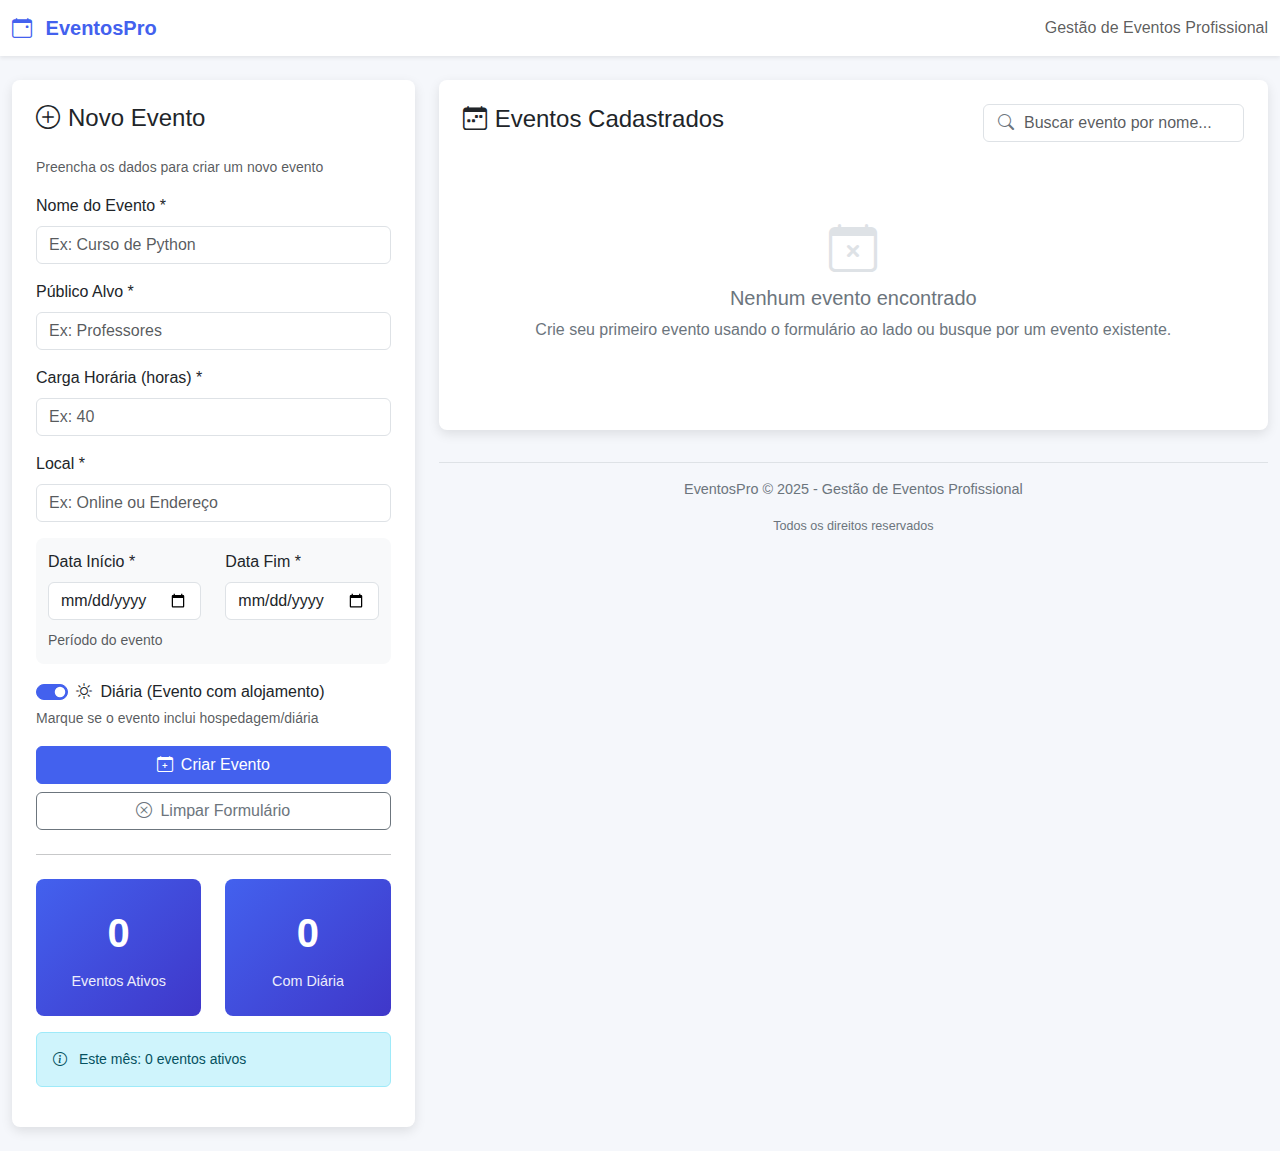
<file: Font/index.html>
<!DOCTYPE html>
<html lang="pt-BR">
<head>
    <meta charset="UTF-8">
    <meta name="viewport" content="width=device-width, initial-scale=1.0">
    <title>EventosPro - Gestão de Eventos Profissional</title>
    <!-- Bootstrap CSS -->
    <link href="https://cdn.jsdelivr.net/npm/bootstrap@5.3.0-alpha1/dist/css/bootstrap.min.css" rel="stylesheet">
    <!-- Bootstrap Icons -->
    <link rel="stylesheet" href="https://cdn.jsdelivr.net/npm/bootstrap-icons@1.10.3/font/bootstrap-icons.css">
    <style>
        :root {
            --primary-color: #4361ee;
            --secondary-color: #3f37c9;
            --light-color: #f8f9fa;
            --dark-color: #212529;
            --success-color: #4cc9f0;
            --warning-color: #f72585;
            --border-radius: 8px;
            --box-shadow: 0 4px 12px rgba(0, 0, 0, 0.1);
        }
        
        body {
            font-family: 'Segoe UI', Tahoma, Geneva, Verdana, sans-serif;
            background-color: #f5f7fb;
            color: var(--dark-color);
        }
        
        .navbar-brand {
            font-weight: 700;
            color: var(--primary-color);
        }
        
        .sidebar {
            background-color: white;
            border-radius: var(--border-radius);
            box-shadow: var(--box-shadow);
            padding: 1.5rem;
            height: 100%;
        }
        
        .main-content {
            background-color: white;
            border-radius: var(--border-radius);
            box-shadow: var(--box-shadow);
            padding: 1.5rem;
        }
        
        .stat-card {
            background: linear-gradient(135deg, var(--primary-color), var(--secondary-color));
            color: white;
            border-radius: var(--border-radius);
            padding: 1.5rem;
            text-align: center;
            transition: transform 0.3s;
        }
        
        .stat-card:hover {
            transform: translateY(-5px);
        }
        
        .stat-number {
            font-size: 2.5rem;
            font-weight: 700;
            margin-bottom: 0.5rem;
        }
        
        .stat-label {
            font-size: 0.9rem;
            opacity: 0.9;
        }
        
        .form-control:focus {
            border-color: var(--primary-color);
            box-shadow: 0 0 0 0.25rem rgba(67, 97, 238, 0.25);
        }
        
        .btn-primary {
            background-color: var(--primary-color);
            border-color: var(--primary-color);
        }
        
        .btn-primary:hover {
            background-color: var(--secondary-color);
            border-color: var(--secondary-color);
        }
        
        .evento-card {
            border-left: 4px solid var(--primary-color);
            border-radius: var(--border-radius);
            margin-bottom: 1rem;
            transition: all 0.3s;
        }
        
        .evento-card:hover {
            box-shadow: var(--box-shadow);
        }
        
        .evento-header {
            font-weight: 600;
            color: var(--primary-color);
        }
        
        .evento-actions {
            display: flex;
            gap: 0.5rem;
        }
        
        .search-box {
            position: relative;
        }
        
        .search-box i {
            position: absolute;
            left: 15px;
            top: 50%;
            transform: translateY(-50%);
            color: #6c757d;
        }
        
        .search-box input {
            padding-left: 40px;
        }
        
        .empty-state {
            text-align: center;
            padding: 3rem 1rem;
            color: #6c757d;
        }
        
        .empty-state i {
            font-size: 3rem;
            margin-bottom: 1rem;
            color: #dee2e6;
        }
        
        .badge-diaria {
            background-color: var(--warning-color);
            color: white;
        }
        
        .badge-presencial {
            background-color: var(--success-color);
            color: white;
        }
        
        footer {
            border-top: 1px solid #dee2e6;
            padding-top: 1rem;
            margin-top: 2rem;
            color: #6c757d;
            font-size: 0.9rem;
        }
        
        @media (max-width: 768px) {
            .sidebar {
                margin-bottom: 1.5rem;
            }
            
            .stat-card {
                margin-bottom: 1rem;
            }
        }
        
        .form-check-input:checked {
            background-color: var(--primary-color);
            border-color: var(--primary-color);
        }
        
        .date-range {
            background-color: #f8f9fa;
            border-radius: var(--border-radius);
            padding: 0.75rem;
            margin-bottom: 1rem;
        }
    </style>
</head>
<body>
    <!-- Navbar -->
    <nav class="navbar navbar-expand-lg navbar-light bg-white shadow-sm mb-4">
        <div class="container-fluid">
            <a class="navbar-brand" href="#">
                <i class="bi bi-calendar-event me-2"></i>
                EventosPro
            </a>
            <span class="navbar-text d-none d-md-block">Gestão de Eventos Profissional</span>
        </div>
    </nav>

    <div class="container-fluid">
        <div class="row">
            <!-- Sidebar (Formulário de Evento) -->
            <div class="col-lg-4 col-md-5 mb-4">
                <div class="sidebar">
                    <h4 class="mb-4"><i class="bi bi-plus-circle me-2"></i>Novo Evento</h4>
                    <p class="text-muted small">Preencha os dados para criar um novo evento</p>
                    
                    <form id="eventoForm">
                        <div class="mb-3">
                            <label for="nomeEvento" class="form-label">Nome do Evento *</label>
                            <input type="text" class="form-control" id="nomeEvento" 
                                   placeholder="Ex: Curso de Python" required>
                        </div>
                        
                        <div class="mb-3">
                            <label for="publicoAlvo" class="form-label">Público Alvo *</label>
                            <input type="text" class="form-control" id="publicoAlvo" 
                                   placeholder="Ex: Professores" required>
                        </div>
                        
                        <div class="mb-3">
                            <label for="ch" class="form-label">Carga Horária (horas) *</label>
                            <input type="number" class="form-control" id="ch" 
                                   placeholder="Ex: 40" min="1" required>
                        </div>
                        
                        <div class="mb-3">
                            <label for="local" class="form-label">Local *</label>
                            <input type="text" class="form-control" id="local" 
                                   placeholder="Ex: Online ou Endereço" required>
                        </div>
                        
                        <div class="date-range">
                            <div class="row mb-2">
                                <div class="col-md-6">
                                    <label for="dataInicio" class="form-label">Data Início *</label>
                                    <input type="date" class="form-control" id="dataInicio" required>
                                </div>
                                <div class="col-md-6">
                                    <label for="dataFim" class="form-label">Data Fim *</label>
                                    <input type="date" class="form-control" id="dataFim" required>
                                </div>
                            </div>
                            <small class="text-muted">Período do evento</small>
                        </div>
                        
                        <div class="mb-3">
                            <div class="form-check form-switch">
                                <input class="form-check-input" type="checkbox" id="diaria" checked>
                                <label class="form-check-label" for="diaria">
                                    <i class="bi bi-sun me-1"></i> Diária (Evento com alojamento)
                                </label>
                            </div>
                            <small class="text-muted">Marque se o evento inclui hospedagem/diária</small>
                        </div>
                        
                        <div class="d-grid gap-2">
                            <button type="submit" class="btn btn-primary" id="btnCriarEvento">
                                <i class="bi bi-calendar-plus me-2"></i>Criar Evento
                            </button>
                            <button type="button" class="btn btn-outline-secondary" id="btnLimparForm">
                                <i class="bi bi-x-circle me-2"></i>Limpar Formulário
                            </button>
                        </div>
                    </form>
                    
                    <hr class="my-4">
                    
                    <!-- Estatísticas -->
                    <div class="row">
                        <div class="col-md-6 mb-3">
                            <div class="stat-card">
                                <div class="stat-number" id="totalEventos">0</div>
                                <div class="stat-label">Eventos Ativos</div>
                            </div>
                        </div>
                        <div class="col-md-6 mb-3">
                            <div class="stat-card">
                                <div class="stat-number" id="eventosDiaria">0</div>
                                <div class="stat-label">Com Diária</div>
                            </div>
                        </div>
                    </div>
                    
                    <div class="alert alert-info small">
                        <i class="bi bi-info-circle me-2"></i>
                        Este mês: <span id="eventosEsteMes">0</span> eventos ativos
                    </div>
                </div>
            </div>
            
            <!-- Conteúdo Principal (Lista de Eventos) -->
            <div class="col-lg-8 col-md-7">
                <div class="main-content">
                    <div class="d-flex justify-content-between align-items-center mb-4">
                        <h4><i class="bi bi-calendar-week me-2"></i>Eventos Cadastrados</h4>
                        
                        <div class="search-box">
                            <i class="bi bi-search"></i>
                            <input type="text" class="form-control" id="buscarEvento" 
                                   placeholder="Buscar evento por nome...">
                        </div>
                    </div>
                    
                    <!-- Lista de Eventos -->
                    <div id="listaEventos">
                        <!-- Eventos serão carregados aqui dinamicamente -->
                        <div class="empty-state">
                            <i class="bi bi-calendar-x"></i>
                            <h5>Nenhum evento encontrado</h5>
                            <p>Crie seu primeiro evento usando o formulário ao lado ou busque por um evento existente.</p>
                        </div>
                    </div>
                    
                    <!-- Modal para Edição de Evento -->
                    <div class="modal fade" id="editarEventoModal" tabindex="-1">
                        <div class="modal-dialog modal-lg">
                            <div class="modal-content">
                                <div class="modal-header">
                                    <h5 class="modal-title">Editar Evento</h5>
                                    <button type="button" class="btn-close" data-bs-dismiss="modal"></button>
                                </div>
                                <div class="modal-body">
                                    <form id="editarEventoForm">
                                        <input type="hidden" id="editNomeOriginal">
                                        
                                        <div class="row">
                                            <div class="col-md-6 mb-3">
                                                <label for="editNomeEvento" class="form-label">Nome do Evento *</label>
                                                <input type="text" class="form-control" id="editNomeEvento" required>
                                            </div>
                                            
                                            <div class="col-md-6 mb-3">
                                                <label for="editPublicoAlvo" class="form-label">Público Alvo *</label>
                                                <input type="text" class="form-control" id="editPublicoAlvo" required>
                                            </div>
                                        </div>
                                        
                                        <div class="row">
                                            <div class="col-md-4 mb-3">
                                                <label for="editCh" class="form-label">Carga Horária *</label>
                                                <input type="number" class="form-control" id="editCh" min="1" required>
                                            </div>
                                            
                                            <div class="col-md-8 mb-3">
                                                <label for="editLocal" class="form-label">Local *</label>
                                                <input type="text" class="form-control" id="editLocal" required>
                                            </div>
                                        </div>
                                        
                                        <div class="date-range mb-3">
                                            <div class="row">
                                                <div class="col-md-6 mb-2">
                                                    <label for="editDataInicio" class="form-label">Data Início *</label>
                                                    <input type="date" class="form-control" id="editDataInicio" required>
                                                </div>
                                                <div class="col-md-6 mb-2">
                                                    <label for="editDataFim" class="form-label">Data Fim *</label>
                                                    <input type="date" class="form-control" id="editDataFim" required>
                                                </div>
                                            </div>
                                            <small class="text-muted">Período do evento</small>
                                        </div>
                                        
                                        <div class="mb-3">
                                            <div class="form-check form-switch">
                                                <input class="form-check-input" type="checkbox" id="editDiaria">
                                                <label class="form-check-label" for="editDiaria">
                                                    <i class="bi bi-sun me-1"></i> Diária (Evento com alojamento)
                                                </label>
                                            </div>
                                        </div>
                                    </form>
                                </div>
                                <div class="modal-footer">
                                    <button type="button" class="btn btn-secondary" data-bs-dismiss="modal">Cancelar</button>
                                    <button type="button" class="btn btn-primary" id="btnSalvarEdicao">Salvar Alterações</button>
                                </div>
                            </div>
                        </div>
                    </div>
                </div>
                
                <footer>
                    <div class="text-center">
                        <p>EventosPro &copy; 2025 - Gestão de Eventos Profissional</p>
                        <p class="small">Todos os direitos reservados</p>
                    </div>
                </footer>
            </div>
        </div>
    </div>

    <!-- Bootstrap JS Bundle -->
    <script src="https://cdn.jsdelivr.net/npm/bootstrap@5.3.0-alpha1/dist/js/bootstrap.bundle.min.js"></script>
    
    <script>
        // URL base da API - ALTERE PARA SUA URL DE PRODUÇÃO
        const API_BASE_URL = 'http://localhost:8080/eventos';
        
        // Estado da aplicação
        let eventos = [];
        let eventoEmEdicao = null;
        
        // Inicialização
        document.addEventListener('DOMContentLoaded', function() {
            // Configurar datas mínimas para os campos de data
            const hoje = new Date().toISOString().split('T')[0];
            document.getElementById('dataInicio').min = hoje;
            document.getElementById('dataFim').min = hoje;
            document.getElementById('editDataInicio').min = hoje;
            document.getElementById('editDataFim').min = hoje;
            
            // Sincronizar data fim com data início
            document.getElementById('dataInicio').addEventListener('change', function() {
                document.getElementById('dataFim').min = this.value;
                if (document.getElementById('dataFim').value < this.value) {
                    document.getElementById('dataFim').value = this.value;
                }
            });
            
            document.getElementById('editDataInicio').addEventListener('change', function() {
                document.getElementById('editDataFim').min = this.value;
                if (document.getElementById('editDataFim').value < this.value) {
                    document.getElementById('editDataFim').value = this.value;
                }
            });
            
            configurarEventListeners();
            // Em produção, carregar eventos da API
            // carregarEventosDaAPI();
        });
        
        // Configurar listeners de eventos
        function configurarEventListeners() {
            // Formulário de criação
            document.getElementById('eventoForm').addEventListener('submit', criarEvento);
            
            // Botão limpar formulário
            document.getElementById('btnLimparForm').addEventListener('click', limparFormulario);
            
            // Busca de eventos
            document.getElementById('buscarEvento').addEventListener('input', buscarEvento);
            
            // Botão salvar edição
            document.getElementById('btnSalvarEdicao').addEventListener('click', salvarEdicaoEvento);
            
            // Fechar modal ao pressionar ESC
            document.addEventListener('keydown', function(event) {
                if (event.key === 'Escape') {
                    const modal = bootstrap.Modal.getInstance(document.getElementById('editarEventoModal'));
                    if (modal) modal.hide();
                }
            });
        }
        
        // Criar novo evento
        async function criarEvento(event) {
            event.preventDefault();
            
            const nomeEvento = document.getElementById('nomeEvento').value.trim();
            const publicoAlvo = document.getElementById('publicoAlvo').value.trim();
            const ch = parseInt(document.getElementById('ch').value);
            const local = document.getElementById('local').value.trim();
            const dataInicio = document.getElementById('dataInicio').value;
            const dataFim = document.getElementById('dataFim').value;
            const diaria = document.getElementById('diaria').checked;
            
            // Validações
            if (!nomeEvento || !publicoAlvo || !ch || !local || !dataInicio || !dataFim) {
                mostrarMensagem('Todos os campos obrigatórios (*) devem ser preenchidos', 'warning');
                return;
            }
            
            if (ch < 1) {
                mostrarMensagem('A carga horária deve ser maior que zero', 'warning');
                return;
            }
            
            if (new Date(dataFim) < new Date(dataInicio)) {
                mostrarMensagem('A data fim não pode ser anterior à data início', 'warning');
                return;
            }
            
            const novoEvento = {
                nomeEvento,
                publicoAlvo,
                ch,
                local,
                dataInicio,
                dataFim,
                diaria
            };
            
            try {
                // Chamada real para a API
                const response = await fetch(API_BASE_URL, {
                    method: 'POST',
                    headers: { 
                        'Content-Type': 'application/json',
                        'Accept': 'application/json'
                    },
                    body: JSON.stringify(novoEvento)
                });
                
                if (!response.ok) {
                    throw new Error(`Erro HTTP: ${response.status}`);
                }
                
                const eventoCriado = await response.json();
                
                // Adiciona o evento criado à lista local
                eventos.push(eventoCriado);
                atualizarListaEventos();
                atualizarEstatisticas();
                limparFormulario();
                
                mostrarMensagem('Evento criado com sucesso!', 'success');
            } catch (error) {
                console.error('Erro ao criar evento:', error);
                mostrarMensagem('Erro ao criar evento. Verifique a conexão com a API.', 'danger');
            }
        }
        
        // Buscar evento por nome
        async function buscarEvento(event) {
            const termoBusca = event.target.value.trim();
            
            if (!termoBusca) {
                atualizarListaEventos(eventos);
                return;
            }
            
            try {
                // Chamada real para a API
                const response = await fetch(`${API_BASE_URL}/${encodeURIComponent(termoBusca)}`, {
                    headers: {
                        'Accept': 'application/json'
                    }
                });
                
                if (!response.ok) {
                    if (response.status === 404) {
                        // Nenhum evento encontrado com esse nome
                        atualizarListaEventos([]);
                        return;
                    }
                    throw new Error(`Erro HTTP: ${response.status}`);
                }
                
                const eventoEncontrado = await response.json();
                
                // Se encontrou, mostra apenas esse evento
                atualizarListaEventos([eventoEncontrado]);
            } catch (error) {
                console.error('Erro ao buscar evento:', error);
                mostrarMensagem('Erro ao buscar evento. Tente novamente.', 'danger');
            }
        }
        
        // Atualizar evento
        async function atualizarEvento(nomeOriginal, eventoAtualizado) {
            try {
                const response = await fetch(`${API_BASE_URL}/${encodeURIComponent(nomeOriginal)}`, {
                    method: 'PUT',
                    headers: { 
                        'Content-Type': 'application/json',
                        'Accept': 'application/json'
                    },
                    body: JSON.stringify(eventoAtualizado)
                });
                
                if (!response.ok) {
                    throw new Error(`Erro HTTP: ${response.status}`);
                }
                
                const eventoAtualizadoResp = await response.json();
                
                // Atualiza na lista local
                const index = eventos.findIndex(e => e.nomeEvento === nomeOriginal);
                if (index !== -1) {
                    eventos[index] = eventoAtualizadoResp;
                } else {
                    // Se não encontrou, adiciona (pode ser um novo nome)
                    eventos.push(eventoAtualizadoResp);
                }
                
                atualizarListaEventos();
                atualizarEstatisticas();
                
                mostrarMensagem('Evento atualizado com sucesso!', 'success');
            } catch (error) {
                console.error('Erro ao atualizar evento:', error);
                mostrarMensagem('Erro ao atualizar evento. Tente novamente.', 'danger');
            }
        }
        
        // Deletar evento
        async function deletarEvento(nomeEvento) {
            if (!confirm(`Tem certeza que deseja excluir o evento "${nomeEvento}"?`)) {
                return;
            }
            
            try {
                const response = await fetch(`${API_BASE_URL}/${encodeURIComponent(nomeEvento)}`, {
                    method: 'DELETE'
                });
                
                if (!response.ok) {
                    throw new Error(`Erro HTTP: ${response.status}`);
                }
                
                // Remove da lista local
                eventos = eventos.filter(evento => evento.nomeEvento !== nomeEvento);
                
                atualizarListaEventos();
                atualizarEstatisticas();
                
                mostrarMensagem('Evento excluído com sucesso!', 'success');
            } catch (error) {
                console.error('Erro ao deletar evento:', error);
                mostrarMensagem('Erro ao excluir evento. Tente novamente.', 'danger');
            }
        }
        
        // Abrir modal para edição
        function abrirModalEdicao(evento) {
            eventoEmEdicao = evento;
            
            document.getElementById('editNomeOriginal').value = evento.nomeEvento;
            document.getElementById('editNomeEvento').value = evento.nomeEvento;
            document.getElementById('editPublicoAlvo').value = evento.publicoAlvo || '';
            document.getElementById('editCh').value = evento.ch || '';
            document.getElementById('editLocal').value = evento.local || '';
            document.getElementById('editDataInicio').value = evento.dataInicio || '';
            document.getElementById('editDataFim').value = evento.dataFim || '';
            document.getElementById('editDiaria').checked = evento.diaria || false;
            
            // Ajustar data mínima
            document.getElementById('editDataFim').min = evento.dataInicio || '';
            
            const modal = new bootstrap.Modal(document.getElementById('editarEventoModal'));
            modal.show();
        }
        
        // Salvar edição do evento
        function salvarEdicaoEvento() {
            const nomeOriginal = document.getElementById('editNomeOriginal').value;
            const nomeEvento = document.getElementById('editNomeEvento').value.trim();
            const publicoAlvo = document.getElementById('editPublicoAlvo').value.trim();
            const ch = parseInt(document.getElementById('editCh').value);
            const local = document.getElementById('editLocal').value.trim();
            const dataInicio = document.getElementById('editDataInicio').value;
            const dataFim = document.getElementById('editDataFim').value;
            const diaria = document.getElementById('editDiaria').checked;
            
            // Validações
            if (!nomeEvento || !publicoAlvo || !ch || !local || !dataInicio || !dataFim) {
                mostrarMensagem('Todos os campos obrigatórios (*) devem ser preenchidos', 'warning');
                return;
            }
            
            if (ch < 1) {
                mostrarMensagem('A carga horária deve ser maior que zero', 'warning');
                return;
            }
            
            if (new Date(dataFim) < new Date(dataInicio)) {
                mostrarMensagem('A data fim não pode ser anterior à data início', 'warning');
                return;
            }
            
            const eventoAtualizado = {
                nomeEvento,
                publicoAlvo,
                ch,
                local,
                dataInicio,
                dataFim,
                diaria
            };
            
            atualizarEvento(nomeOriginal, eventoAtualizado);
            
            const modal = bootstrap.Modal.getInstance(document.getElementById('editarEventoModal'));
            modal.hide();
        }
        
        // Atualizar lista de eventos na tela
        function atualizarListaEventos(eventosParaExibir = eventos) {
            const listaEventos = document.getElementById('listaEventos');
            
            if (eventosParaExibir.length === 0) {
                listaEventos.innerHTML = `
                    <div class="empty-state">
                        <i class="bi bi-calendar-x"></i>
                        <h5>Nenhum evento encontrado</h5>
                        <p>Crie seu primeiro evento usando o formulário ao lado ou busque por um evento existente.</p>
                    </div>
                `;
                return;
            }
            
            let html = '';
            
            eventosParaExibir.forEach(evento => {
                const dataInicioFormatada = evento.dataInicio 
                    ? new Date(evento.dataInicio).toLocaleDateString('pt-BR')
                    : 'Data não definida';
                
                const dataFimFormatada = evento.dataFim 
                    ? new Date(evento.dataFim).toLocaleDateString('pt-BR')
                    : 'Data não definida';
                
                const periodo = evento.dataInicio === evento.dataFim 
                    ? dataInicioFormatada 
                    : `${dataInicioFormatada} a ${dataFimFormatada}`;
                
                const tipoEvento = evento.diaria ? 'Com diária' : 'Sem diária';
                const badgeClass = evento.diaria ? 'badge-diaria' : 'badge-presencial';
                
                html += `
                    <div class="card evento-card">
                        <div class="card-body">
                            <div class="d-flex justify-content-between align-items-start">
                                <div>
                                    <h5 class="card-title evento-header">
                                        ${evento.nomeEvento}
                                        <span class="badge ${badgeClass} ms-2">${tipoEvento}</span>
                                    </h5>
                                    <p class="card-text">
                                        <i class="bi bi-people me-1"></i> Público: ${evento.publicoAlvo || 'Não especificado'}
                                    </p>
                                </div>
                                <div class="evento-actions">
                                    <button class="btn btn-sm btn-outline-primary" onclick="abrirModalEdicao(${JSON.stringify(evento).replace(/"/g, '&quot;')})">
                                        <i class="bi bi-pencil"></i> Editar
                                    </button>
                                    <button class="btn btn-sm btn-outline-danger" onclick="deletarEvento('${evento.nomeEvento}')">
                                        <i class="bi bi-trash"></i> Excluir
                                    </button>
                                </div>
                            </div>
                            
                            <div class="row mt-3">
                                <div class="col-md-3">
                                    <small class="text-muted">
                                        <i class="bi bi-calendar me-1"></i> ${periodo}
                                    </small>
                                </div>
                                <div class="col-md-3">
                                    <small class="text-muted">
                                        <i class="bi bi-clock me-1"></i> ${evento.ch || 0}h
                                    </small>
                                </div>
                                <div class="col-md-3">
                                    <small class="text-muted">
                                        <i class="bi bi-geo-alt me-1"></i> ${evento.local || 'Local não definido'}
                                    </small>
                                </div>
                                <div class="col-md-3">
                                    <small class="text-muted">
                                        <i class="bi bi-calendar-check me-1"></i> Criado em: ${new Date().toLocaleDateString('pt-BR')}
                                    </small>
                                </div>
                            </div>
                        </div>
                    </div>
                `;
            });
            
            listaEventos.innerHTML = html;
        }
        
        // Atualizar estatísticas
        function atualizarEstatisticas() {
            // Total de eventos
            document.getElementById('totalEventos').textContent = eventos.length;
            
            // Eventos com diária
            const eventosComDiaria = eventos.filter(e => e.diaria === true);
            document.getElementById('eventosDiaria').textContent = eventosComDiaria.length;
            
            // Eventos deste mês
            const hoje = new Date();
            const eventosEsteMes = eventos.filter(evento => {
                if (!evento.dataInicio) return false;
                const dataEvento = new Date(evento.dataInicio);
                return dataEvento.getMonth() === hoje.getMonth() && 
                       dataEvento.getFullYear() === hoje.getFullYear();
            });
            
            document.getElementById('eventosEsteMes').textContent = eventosEsteMes.length;
        }
        
        // Limpar formulário
        function limparFormulario() {
            document.getElementById('eventoForm').reset();
            
            // Resetar datas mínimas
            const hoje = new Date().toISOString().split('T')[0];
            document.getElementById('dataInicio').value = hoje;
            document.getElementById('dataFim').value = hoje;
        }
        
        // Mostrar mensagem de feedback
        function mostrarMensagem(texto, tipo) {
            // Criar elemento de alerta
            const alerta = document.createElement('div');
            alerta.className = `alert alert-${tipo} alert-dismissible fade show position-fixed`;
            alerta.style.top = '20px';
            alerta.style.right = '20px';
            alerta.style.zIndex = '1050';
            alerta.style.minWidth = '300px';
            alerta.innerHTML = `
                <div class="d-flex align-items-center">
                    <i class="bi ${tipo === 'success' ? 'bi-check-circle' : tipo === 'warning' ? 'bi-exclamation-triangle' : 'bi-x-circle'} me-2"></i>
                    <div>${texto}</div>
                </div>
                <button type="button" class="btn-close" data-bs-dismiss="alert"></button>
            `;
            
            // Adicionar ao body
            document.body.appendChild(alerta);
            
            // Remover automaticamente após 5 segundos
            setTimeout(() => {
                if (alerta.parentNode) {
                    alerta.remove();
                }
            }, 5000);
        }
        
        // Função para carregar todos os eventos da API (se necessário)
        async function carregarEventosDaAPI() {
            try {
                // NOTA: O endpoint para listar todos os eventos não foi fornecido
                // Se sua API tiver um endpoint GET sem parâmetros, você pode usá-lo aqui
                // const response = await fetch(API_BASE_URL);
                // eventos = await response.json();
                
                // Por enquanto, a lista inicia vazia
                eventos = [];
                atualizarListaEventos();
                atualizarEstatisticas();
            } catch (error) {
                console.error('Erro ao carregar eventos:', error);
                mostrarMensagem('Erro ao carregar eventos da API', 'danger');
            }
        }
    </script>
</body>
</html>
</file>
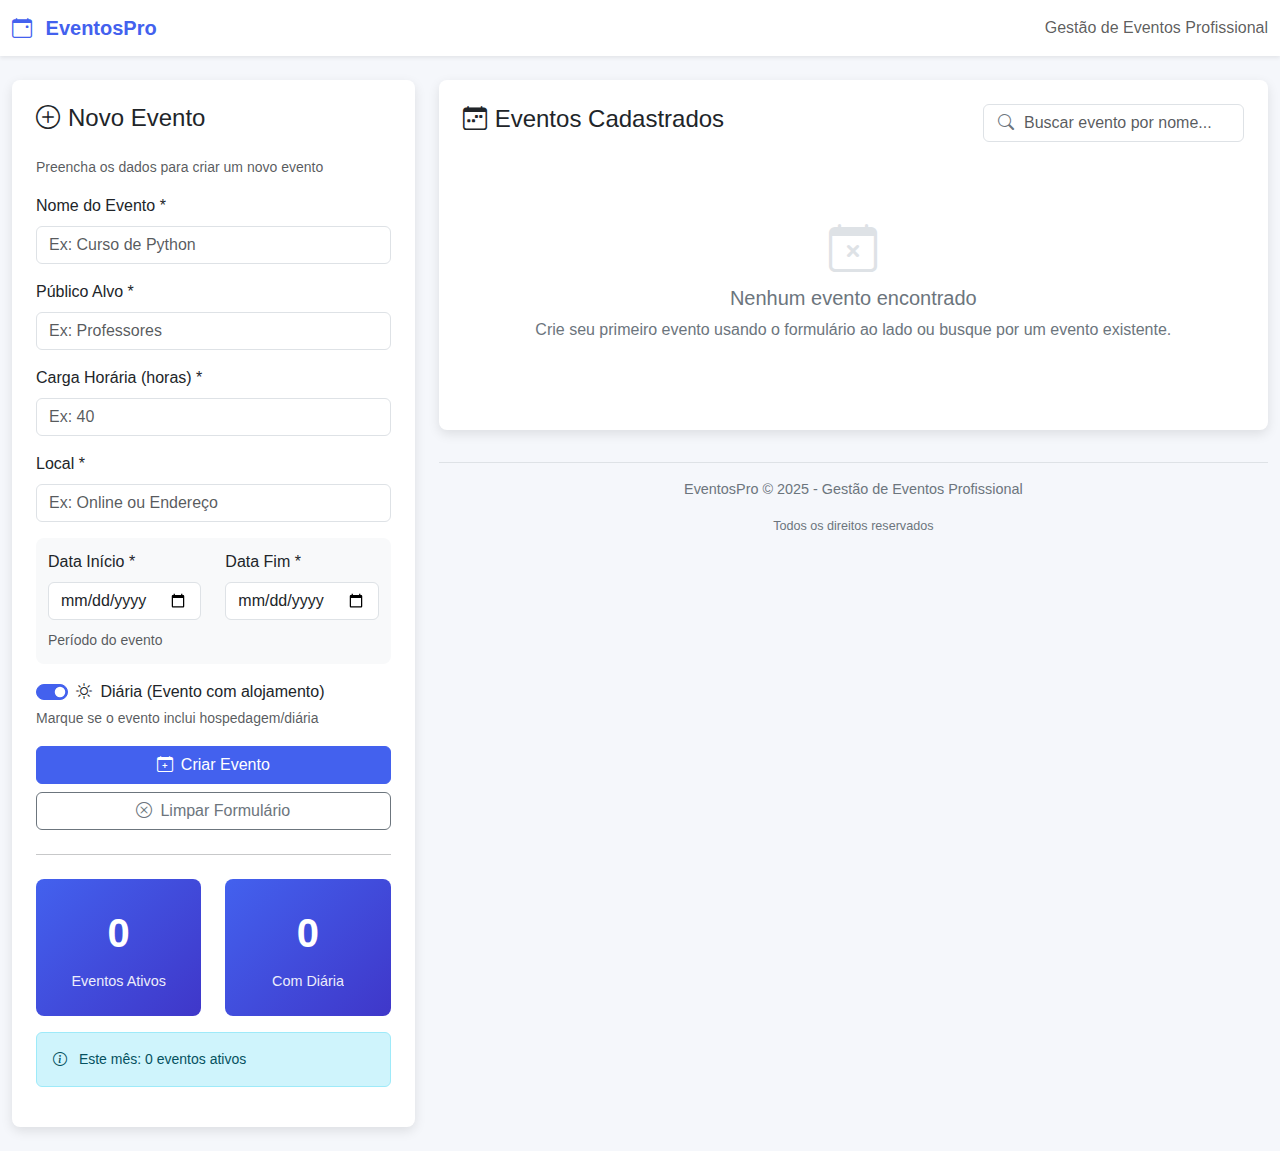
<file: Solicitacao/Font/index.html>
<!DOCTYPE html>
<html lang="pt-BR">
<head>
    <meta charset="UTF-8">
    <meta name="viewport" content="width=device-width, initial-scale=1.0">
    <title>EventosPro - Gestão de Eventos Profissional</title>
    <!-- Bootstrap CSS -->
    <link href="https://cdn.jsdelivr.net/npm/bootstrap@5.3.0-alpha1/dist/css/bootstrap.min.css" rel="stylesheet">
    <!-- Bootstrap Icons -->
    <link rel="stylesheet" href="https://cdn.jsdelivr.net/npm/bootstrap-icons@1.10.3/font/bootstrap-icons.css">
   <link rel="stylesheet" href="style.css">
    <!-- Custom JS -->
    <script defer src="script.js"></script>

</head>
<body>
    <!-- Navbar -->
    <nav class="navbar navbar-expand-lg navbar-light bg-white shadow-sm mb-4">
        <div class="container-fluid">
            <a class="navbar-brand" href="#">
                <i class="bi bi-calendar-event me-2"></i>
                EventosPro
            </a>
            <span class="navbar-text d-none d-md-block">Gestão de Eventos Profissional</span>
        </div>
    </nav>

    <div class="container-fluid">
        <div class="row">
            <!-- Sidebar (Formulário de Evento) -->
            <div class="col-lg-4 col-md-5 mb-4">
                <div class="sidebar">
                    <h4 class="mb-4"><i class="bi bi-plus-circle me-2"></i>Novo Evento</h4>
                    <p class="text-muted small">Preencha os dados para criar um novo evento</p>
                    
                    <form id="eventoForm">
                        <div class="mb-3">
                            <label for="nomeEvento" class="form-label">Nome do Evento *</label>
                            <input type="text" class="form-control" id="nomeEvento" 
                                   placeholder="Ex: Curso de Python" required>
                        </div>
                        
                        <div class="mb-3">
                            <label for="publicoAlvo" class="form-label">Público Alvo *</label>
                            <input type="text" class="form-control" id="publicoAlvo" 
                                   placeholder="Ex: Professores" required>
                        </div>
                        
                        <div class="mb-3">
                            <label for="ch" class="form-label">Carga Horária (horas) *</label>
                            <input type="number" class="form-control" id="ch" 
                                   placeholder="Ex: 40" min="1" required>
                        </div>
                        
                        <div class="mb-3">
                            <label for="local" class="form-label">Local *</label>
                            <input type="text" class="form-control" id="local" 
                                   placeholder="Ex: Online ou Endereço" required>
                        </div>
                        
                        <div class="date-range">
                            <div class="row mb-2">
                                <div class="col-md-6">
                                    <label for="dataInicio" class="form-label">Data Início *</label>
                                    <input type="date" class="form-control" id="dataInicio" required>
                                </div>
                                <div class="col-md-6">
                                    <label for="dataFim" class="form-label">Data Fim *</label>
                                    <input type="date" class="form-control" id="dataFim" required>
                                </div>
                            </div>
                            <small class="text-muted">Período do evento</small>
                        </div>
                        
                        <div class="mb-3">
                            <div class="form-check form-switch">
                                <input class="form-check-input" type="checkbox" id="diaria" checked>
                                <label class="form-check-label" for="diaria">
                                    <i class="bi bi-sun me-1"></i> Diária (Evento com alojamento)
                                </label>
                            </div>
                            <small class="text-muted">Marque se o evento inclui hospedagem/diária</small>
                        </div>
                        
                        <div class="d-grid gap-2">
                            <button type="submit" class="btn btn-primary" id="btnCriarEvento">
                                <i class="bi bi-calendar-plus me-2"></i>Criar Evento
                            </button>
                            <button type="button" class="btn btn-outline-secondary" id="btnLimparForm">
                                <i class="bi bi-x-circle me-2"></i>Limpar Formulário
                            </button>
                        </div>
                    </form>
                    
                    <hr class="my-4">
                    
                    <!-- Estatísticas -->
                    <div class="row">
                        <div class="col-md-6 mb-3">
                            <div class="stat-card">
                                <div class="stat-number" id="totalEventos">0</div>
                                <div class="stat-label">Eventos Ativos</div>
                            </div>
                        </div>
                        <div class="col-md-6 mb-3">
                            <div class="stat-card">
                                <div class="stat-number" id="eventosDiaria">0</div>
                                <div class="stat-label">Com Diária</div>
                            </div>
                        </div>
                    </div>
                    
                    <div class="alert alert-info small">
                        <i class="bi bi-info-circle me-2"></i>
                        Este mês: <span id="eventosEsteMes">0</span> eventos ativos
                    </div>
                </div>
            </div>
            
            <!-- Conteúdo Principal (Lista de Eventos) -->
            <div class="col-lg-8 col-md-7">
                <div class="main-content">
                    <div class="d-flex justify-content-between align-items-center mb-4">
                        <h4><i class="bi bi-calendar-week me-2"></i>Eventos Cadastrados</h4>
                        
                        <div class="search-box">
                            <i class="bi bi-search"></i>
                            <input type="text" class="form-control" id="buscarEvento" 
                                   placeholder="Buscar evento por nome...">
                        </div>
                    </div>
                    
                    <!-- Lista de Eventos -->
                    <div id="listaEventos">
                        <!-- Eventos serão carregados aqui dinamicamente -->
                        <div class="empty-state">
                            <i class="bi bi-calendar-x"></i>
                            <h5>Nenhum evento encontrado</h5>
                            <p>Crie seu primeiro evento usando o formulário ao lado ou busque por um evento existente.</p>
                        </div>
                    </div>
                    
                    <!-- Modal para Edição de Evento -->
                    <div class="modal fade" id="editarEventoModal" tabindex="-1">
                        <div class="modal-dialog modal-lg">
                            <div class="modal-content">
                                <div class="modal-header">
                                    <h5 class="modal-title">Editar Evento</h5>
                                    <button type="button" class="btn-close" data-bs-dismiss="modal"></button>
                                </div>
                                <div class="modal-body">
                                    <form id="editarEventoForm">
                                        <input type="hidden" id="editNomeOriginal">
                                        
                                        <div class="row">
                                            <div class="col-md-6 mb-3">
                                                <label for="editNomeEvento" class="form-label">Nome do Evento *</label>
                                                <input type="text" class="form-control" id="editNomeEvento" required>
                                            </div>
                                            
                                            <div class="col-md-6 mb-3">
                                                <label for="editPublicoAlvo" class="form-label">Público Alvo *</label>
                                                <input type="text" class="form-control" id="editPublicoAlvo" required>
                                            </div>
                                        </div>
                                        
                                        <div class="row">
                                            <div class="col-md-4 mb-3">
                                                <label for="editCh" class="form-label">Carga Horária *</label>
                                                <input type="number" class="form-control" id="editCh" min="1" required>
                                            </div>
                                            
                                            <div class="col-md-8 mb-3">
                                                <label for="editLocal" class="form-label">Local *</label>
                                                <input type="text" class="form-control" id="editLocal" required>
                                            </div>
                                        </div>
                                        
                                        <div class="date-range mb-3">
                                            <div class="row">
                                                <div class="col-md-6 mb-2">
                                                    <label for="editDataInicio" class="form-label">Data Início *</label>
                                                    <input type="date" class="form-control" id="editDataInicio" required>
                                                </div>
                                                <div class="col-md-6 mb-2">
                                                    <label for="editDataFim" class="form-label">Data Fim *</label>
                                                    <input type="date" class="form-control" id="editDataFim" required>
                                                </div>
                                            </div>
                                            <small class="text-muted">Período do evento</small>
                                        </div>
                                        
                                        <div class="mb-3">
                                            <div class="form-check form-switch">
                                                <input class="form-check-input" type="checkbox" id="editDiaria">
                                                <label class="form-check-label" for="editDiaria">
                                                    <i class="bi bi-sun me-1"></i> Diária (Evento com alojamento)
                                                </label>
                                            </div>
                                        </div>
                                    </form>
                                </div>
                                <div class="modal-footer">
                                    <button type="button" class="btn btn-secondary" data-bs-dismiss="modal">Cancelar</button>
                                    <button type="button" class="btn btn-primary" id="btnSalvarEdicao">Salvar Alterações</button>
                                </div>
                            </div>
                        </div>
                    </div>
                </div>
                
                <footer>
                    <div class="text-center">
                        <p>EventosPro &copy; 2025 - Gestão de Eventos Profissional</p>
                        <p class="small">Todos os direitos reservados</p>
                    </div>
                </footer>
            </div>
        </div>
    </div>

    <!-- Bootstrap JS Bundle -->
    <script src="https://cdn.jsdelivr.net/npm/bootstrap@5.3.0-alpha1/dist/js/bootstrap.bundle.min.js"></script>
    
    <script>
</file>
<file: Solicitacao/Font/style.css>
:root {
            --primary-color: #4361ee;
            --secondary-color: #3f37c9;
            --light-color: #f8f9fa;
            --dark-color: #212529;
            --success-color: #4cc9f0;
            --warning-color: #f72585;
            --border-radius: 8px;
            --box-shadow: 0 4px 12px rgba(0, 0, 0, 0.1);
        }
        
        body {
            font-family: 'Segoe UI', Tahoma, Geneva, Verdana, sans-serif;
            background-color: #f5f7fb;
            color: var(--dark-color);
        }
        
        .navbar-brand {
            font-weight: 700;
            color: var(--primary-color);
        }
        
        .sidebar {
            background-color: white;
            border-radius: var(--border-radius);
            box-shadow: var(--box-shadow);
            padding: 1.5rem;
            height: 100%;
        }
        
        .main-content {
            background-color: white;
            border-radius: var(--border-radius);
            box-shadow: var(--box-shadow);
            padding: 1.5rem;
        }
        
        .stat-card {
            background: linear-gradient(135deg, var(--primary-color), var(--secondary-color));
            color: white;
            border-radius: var(--border-radius);
            padding: 1.5rem;
            text-align: center;
            transition: transform 0.3s;
        }
        
        .stat-card:hover {
            transform: translateY(-5px);
        }
        
        .stat-number {
            font-size: 2.5rem;
            font-weight: 700;
            margin-bottom: 0.5rem;
        }
        
        .stat-label {
            font-size: 0.9rem;
            opacity: 0.9;
        }
        
        .form-control:focus {
            border-color: var(--primary-color);
            box-shadow: 0 0 0 0.25rem rgba(67, 97, 238, 0.25);
        }
        
        .btn-primary {
            background-color: var(--primary-color);
            border-color: var(--primary-color);
        }
        
        .btn-primary:hover {
            background-color: var(--secondary-color);
            border-color: var(--secondary-color);
        }
        
        .evento-card {
            border-left: 4px solid var(--primary-color);
            border-radius: var(--border-radius);
            margin-bottom: 1rem;
            transition: all 0.3s;
        }
        
        .evento-card:hover {
            box-shadow: var(--box-shadow);
        }
        
        .evento-header {
            font-weight: 600;
            color: var(--primary-color);
        }
        
        .evento-actions {
            display: flex;
            gap: 0.5rem;
        }
        
        .search-box {
            position: relative;
        }
        
        .search-box i {
            position: absolute;
            left: 15px;
            top: 50%;
            transform: translateY(-50%);
            color: #6c757d;
        }
        
        .search-box input {
            padding-left: 40px;
        }
        
        .empty-state {
            text-align: center;
            padding: 3rem 1rem;
            color: #6c757d;
        }
        
        .empty-state i {
            font-size: 3rem;
            margin-bottom: 1rem;
            color: #dee2e6;
        }
        
        .badge-diaria {
            background-color: var(--warning-color);
            color: white;
        }
        
        .badge-presencial {
            background-color: var(--success-color);
            color: white;
        }
        
        footer {
            border-top: 1px solid #dee2e6;
            padding-top: 1rem;
            margin-top: 2rem;
            color: #6c757d;
            font-size: 0.9rem;
        }
        
        @media (max-width: 768px) {
            .sidebar {
                margin-bottom: 1.5rem;
            }
            
            .stat-card {
                margin-bottom: 1rem;
            }
        }
        
        .form-check-input:checked {
            background-color: var(--primary-color);
            border-color: var(--primary-color);
        }
        
        .date-range {
            background-color: #f8f9fa;
            border-radius: var(--border-radius);
            padding: 0.75rem;
            margin-bottom: 1rem;
        }
</file>
